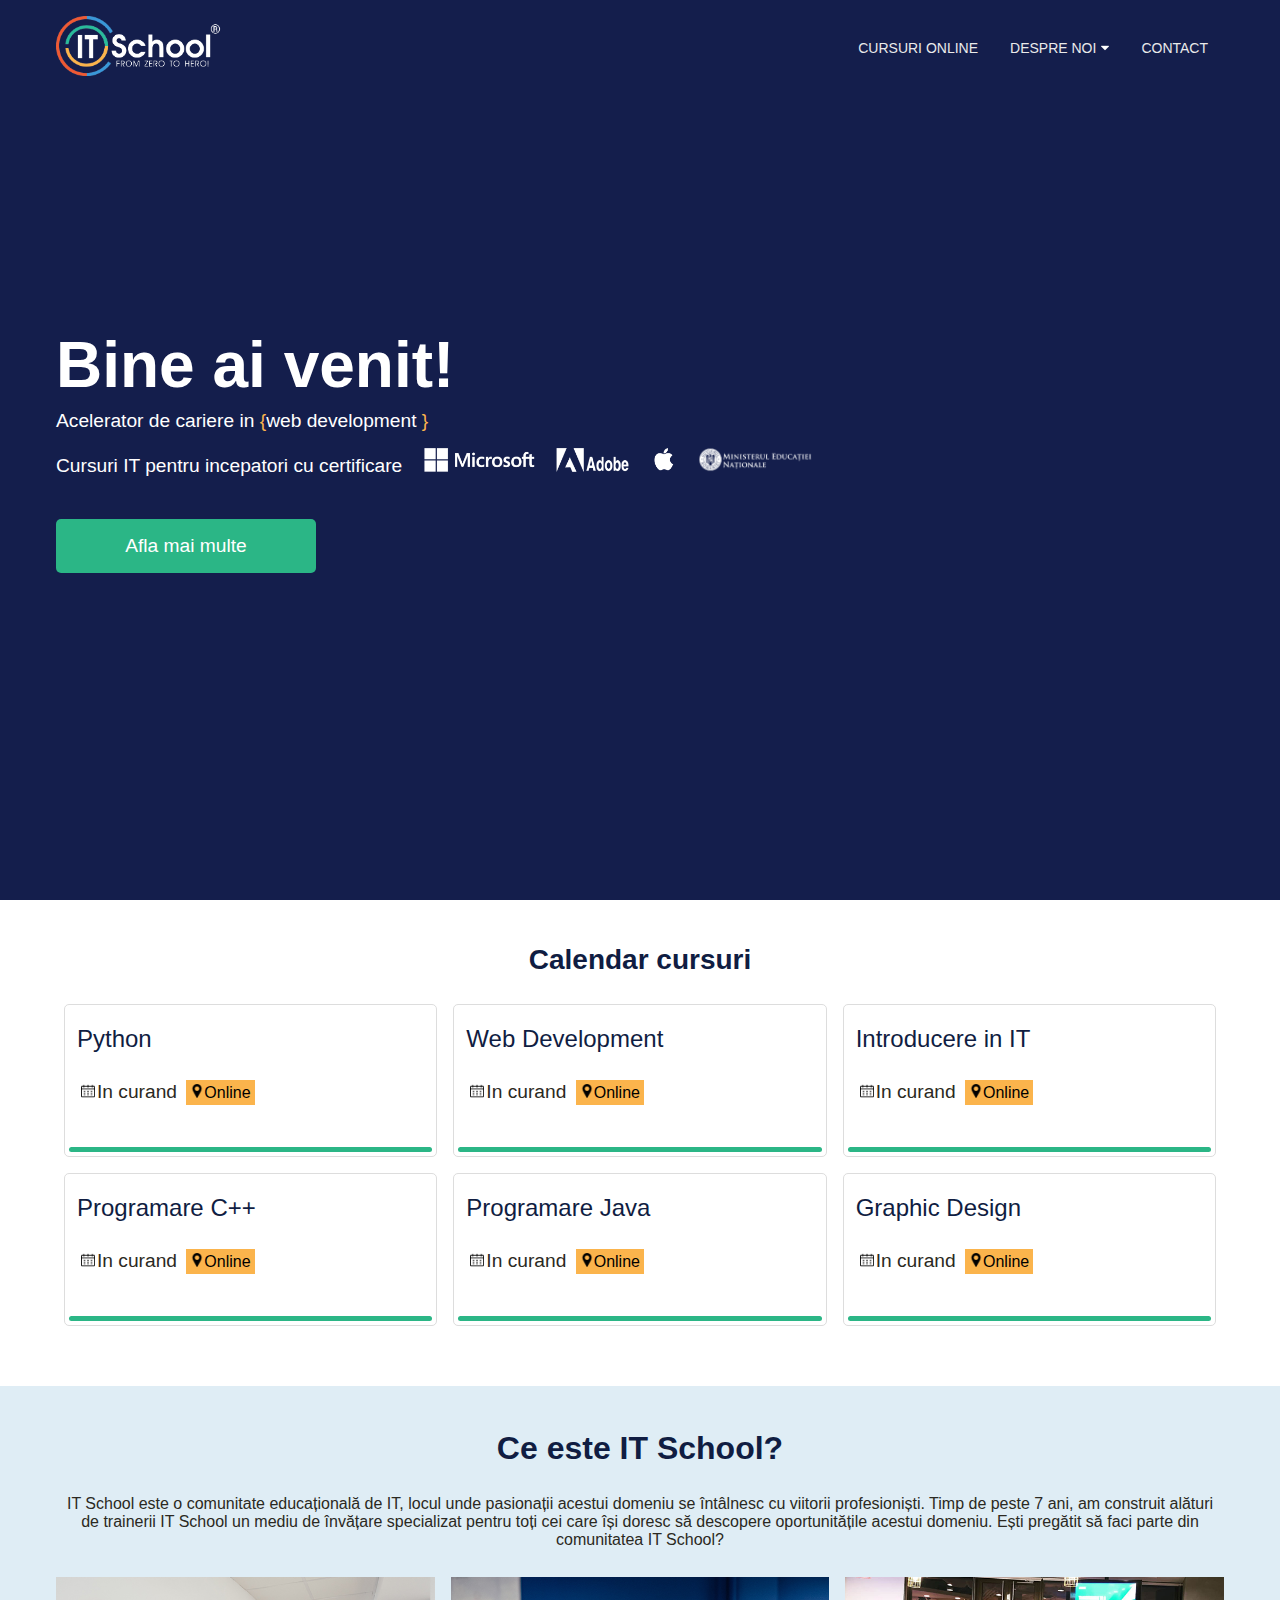
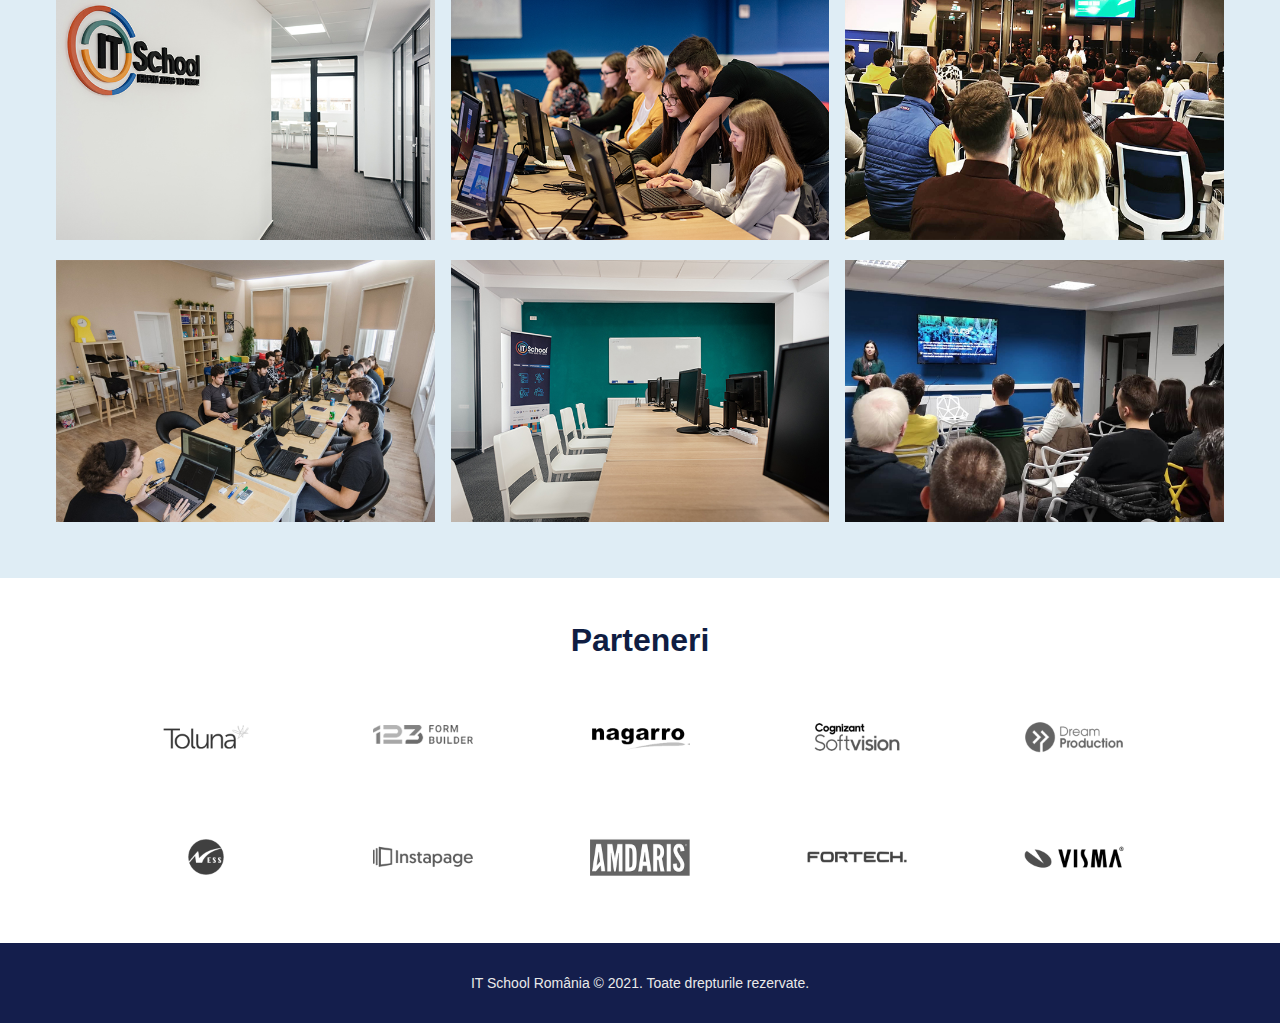
<file: index.html>
<!DOCTYPE html>
<html lang="en">
<head>
    <meta charset="UTF-8">
    <meta http-equiv="X-UA-Compatible" content="IE=edge">
    <meta name="viewport" content="width=device-width, initial-scale=1.0">
    <!--<link href="https://cdn.jsdelivr.net/npm/bootstrap@5.0.2/dist/css/bootstrap.min.css" rel="stylesheet" integrity="sha384-EVSTQN3/azprG1Anm3QDgpJLIm9Nao0Yz1ztcQTwFspd3yD65VohhpuuCOmLASjC" crossorigin="anonymous">-->
    <link rel="preconnect" href="https://fonts.googleapis.com">
    <link rel="preconnect" href="https://fonts.gstatic.com" crossorigin>
    <link href="https://fonts.googleapis.com/css2?family=Poppins:ital,wght@1,100&display=swap" rel="stylesheet">
    <link rel="stylesheet" href="css/main.css">
    <link rel="stylesheet" href="css/home.css">
    <title>IT SCHOOL clona</title>
</head>
<body>
    <nav>
        <div class="container">
            <a class="logoA" href="index.html">
                <img src="img/itschool-logo.png">
            </a>
            <div class="navOp">
                <span class="iconita"><img src="/img/togglerIcon.png"></span>
                <input type="checkbox">
                <ul>
                    <li class="cursOn"><a href="pages/courses.html">CURSURI ONLINE</a></li>
                    <li class="despreNoi">
                        <a href="pages/about.html">DESPRE NOI<span><img src="/img/arrow.png"></span></a>
                        <div class="submeniu">
                            <a href="index.html">IT SCHOOL</a>
                            <a href="pages/contact.html">DESPRE NOI</a>
                        </div>
                    </li>
                    <li class="contact"><a href="pages/contact.html">CONTACT</a></li>
                </ul>
            </div>
        </div>
    </nav>


    <main>
        <section class="welcome">
            <div class="containerWelcome">
                <h1>Bine ai venit!</h1>
                <p>Acelerator de cariere in <span class="paranteze">{</span>web development <span class="paranteze">}</span></p>
                <p class="cursPoze">Cursuri IT pentru incepatori cu certificare
                    <img src="img/microsoft.png">
                    <img src="img/adobe.png">
                    <img src="img/apple.png">
                    <img src="img/minister.png">
                </p>
                <a href="pages/courses.html">Afla mai multe</a>
            </div>
        </section>
        <section class="cursuri">
            <div class="containerCursuri">
                <h2>Calendar cursuri</h2>
                <div class="calendar">

                    <div class="calendarOp">
                        <div class="op">
                            <div class="continut">
                                <h3>Python</h3>
                                <div class="moduri">
                                     <span class="data">
                                         <span><img class="cal" src="/img/calendar.png"></span><span>In curand</span>
                                     </span>
                                     <span class="locatie">
                                        <span><img class="pin" src="/img/pin.png"></span><span>Online</span>
                                    </span>
                                </div>
                            </div>
                        <div class="baraVerde"></div>
                        </div>
                    </div>
    
                    <div class="calendarOp">
                        <div class="op">
                            <div class="continut">
                                <h3>Web Development</h3>
                                <div class="moduri">
                                    <span class="data">
                                        <span><img class="cal" src="/img/calendar.png"></span><span>In curand</span>
                                    </span>
                                    <span class="locatie">
                                        <span><img class="pin" src="/img/pin.png"></span><span>Online</span>
                                    </span>
                                </div>
                            </div>
                            <div class="baraVerde"></div>
                        </div>
                    </div>

                    <div class="calendarOp">
                        <div class="op">
                            <div class="continut">
                                <h3>Introducere in IT</h3>
                                <div class="moduri">
                                    <span class="data">
                                        <span><img class="cal" src="/img/calendar.png"></span><span>In curand</span>
                                    </span>
                                    <span class="locatie">
                                        <span><img class="pin" src="/img/pin.png"></span><span>Online</span>
                                    </span>
                                </div>
                            </div>
                            <div class="baraVerde"></div>
                        </div>
                    </div>

                    <div class="calendarOp">
                        <div class="op">
                            <div class="continut">
                                <h3>Programare C++</h3>
                                <div class="moduri">
                                    <span class="data">
                                        <span><img class="cal" src="/img/calendar.png"></span><span>In curand</span>
                                    </span>
                                    <span class="locatie">
                                        <span><img class="pin" src="/img/pin.png"></span><span>Online</span>
                                    </span>
                                </div>
                            </div>
                            <div class="baraVerde"></div>
                        </div>
                    </div>

                    <div class="calendarOp">
                        <div class="op">
                            <div class="continut">
                                <h3>Programare Java</h3>
                                <div class="moduri">
                                    <span class="data">
                                        <span><img class="cal" src="/img/calendar.png"></span><span>In curand</span>
                                    </span>
                                    <span class="locatie">
                                        <span><img class="pin" src="/img/pin.png"></span><span>Online</span>
                                    </span>
                                </div>
                            </div>
                            <div class="baraVerde"></div>
                        </div>
                    </div>

                    <div class="calendarOp">
                        <div class="op">
                            <div class="continut">
                                <h3>Graphic Design</h3>
                                <div class="moduri">
                                    <span class="data">
                                        <span><img class="cal" src="/img/calendar.png"></span><span>In curand</span>
                                    </span>
                                    <span class="locatie">
                                        <span><img class="pin" src="/img/pin.png"></span><span>Online</span>
                                    </span>
                                </div>
                            </div>
                            <div class="baraVerde"></div>
                        </div>
                    </div> 

                </div>
            </div>
        </section>


        <section class="aboutIT">
            <div class="containerAbout">
                <h2>Ce este IT School?</h2>
                <p>IT School este o comunitate educațională de IT, locul unde pasionații acestui domeniu se întâlnesc cu viitorii profesioniști. Timp de peste 7 ani, am construit alături de trainerii IT School un mediu de învățare specializat pentru toți cei care își doresc să descopere oportunitățile acestui domeniu. Ești pregătit să faci parte din<br> comunitatea IT School? </p>
                <div class="pozeAbout">
                    <div class="poza">
                        <img src="/img/about-us-1.jpeg">
                    </div>
                    <div class="poza">
                        <img src="/img/about-us-2.jpeg">
                    </div>
                    <div class="poza">
                        <img src="/img/about-us-3.jpeg">
                    </div>
                    <div class="poza">
                        <img src="/img/about-us-4.jpeg">
                    </div>
                    <div class="poza">
                        <img src="/img/about-us-5.jpeg">
                    </div>
                    <div class="poza">
                        <img src="/img/about-us-6.jpeg">
                    </div>
                </div>
            </div>
        </section>


        <section class="parteneri">
            <div class="containerParteneri">
                <h2>Parteneri</h2>
                <div class="logoParteneri">
                    <div class="logo">
                        <img src="/img/toluna.png">
                    </div>
                    <div class="logo">
                        <img src="/img/123formbuilder.png">
                    </div>
                    <div class="logo">
                        <img src="/img/nagarro.png">
                    </div>
                    <div class="logo">
                        <img src="/img/cognizant.png">
                    </div>
                    <div class="logo">
                        <img src="/img/dreamproduction.png">
                    </div>
                    <div class="logo">
                        <img src="/img/ness.png">
                    </div>
                    <div class="logo">
                        <img src="/img/instapage.png">
                    </div>
                    <div class="logo">
                        <img src="/img/amdaris.png">
                    </div>
                    <div class="logo">
                        <img src="/img/fortech.png">
                    </div>
                    <div class="logo">
                        <img src="/img/visma.png">
                    </div>
                </div>
            </div>
        </section>
    </main>


    <footer>
        <div class="containerFooter">
            <p>IT School România © 2021. Toate drepturile rezervate.</p>
        </div>
    </footer>
    
        
 <!--<script src="https://cdn.jsdelivr.net/npm/bootstrap@5.0.2/dist/js/bootstrap.bundle.min.js" integrity="sha384-MrcW6ZMFYlzcLA8Nl+NtUVF0sA7MsXsP1UyJoMp4YLEuNSfAP+JcXn/tWtIaxVXM" crossorigin="anonymous"></script>-->
</body>
</html>
</file>
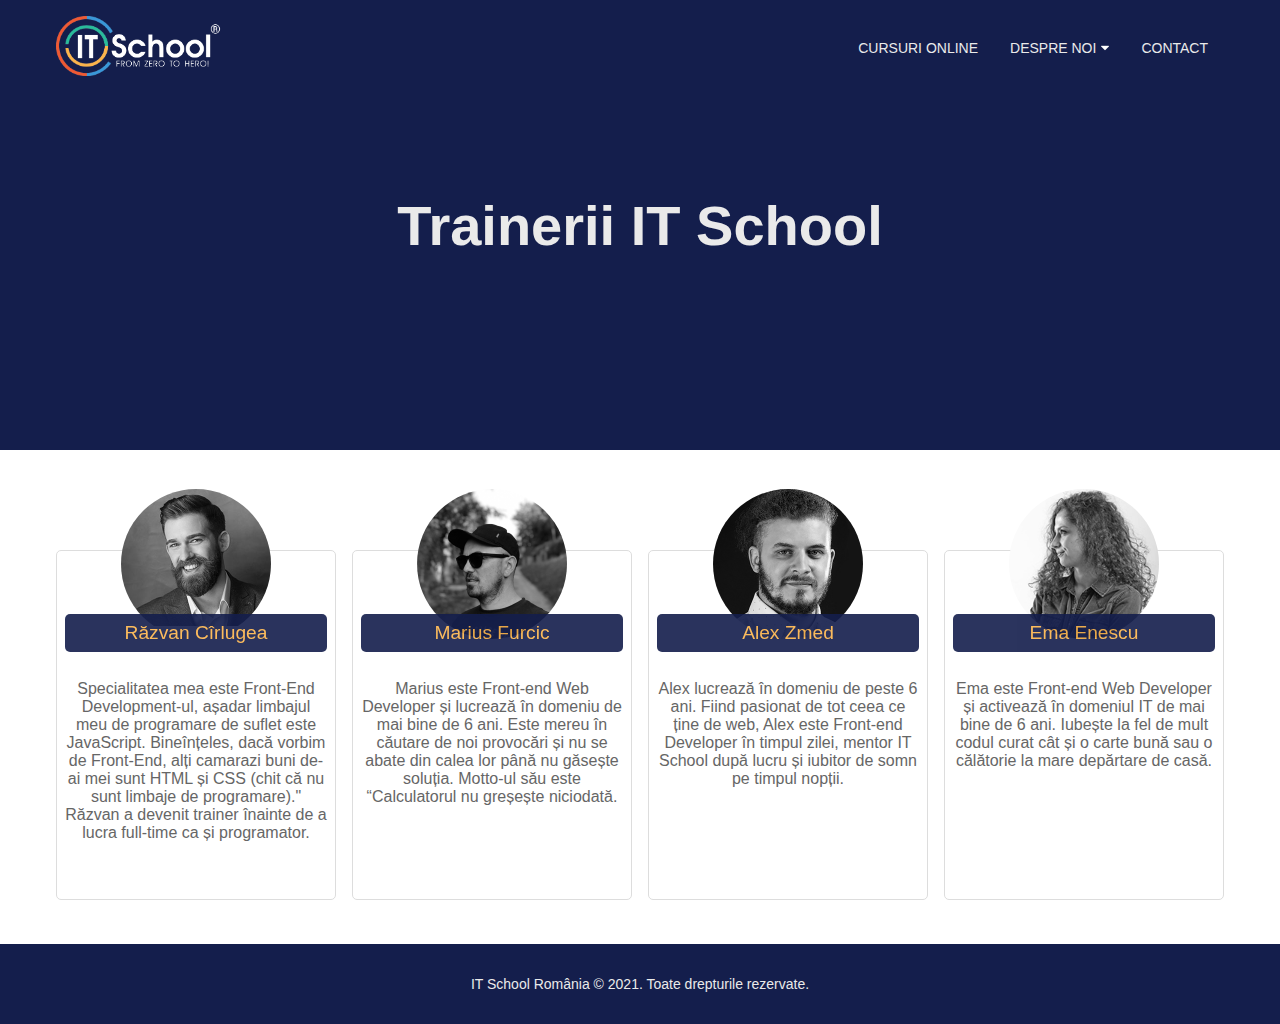
<file: pages/about.html>
<!DOCTYPE html>
<html lang="en">
<head>
    <meta charset="UTF-8">
    <meta http-equiv="X-UA-Compatible" content="IE=edge">
    <meta name="viewport" content="width=device-width, initial-scale=1.0">
    <!--<link href="https://cdn.jsdelivr.net/npm/bootstrap@5.0.2/dist/css/bootstrap.min.css" rel="stylesheet" integrity="sha384-EVSTQN3/azprG1Anm3QDgpJLIm9Nao0Yz1ztcQTwFspd3yD65VohhpuuCOmLASjC" crossorigin="anonymous">-->
    <link rel="preconnect" href="https://fonts.googleapis.com">
    <link rel="preconnect" href="https://fonts.gstatic.com" crossorigin>
    <link href="https://fonts.googleapis.com/css2?family=Poppins:ital,wght@1,100&display=swap" rel="stylesheet">
    <link rel="stylesheet" href="../css/main.css">
    <link rel="stylesheet" href="../css/about.css">
    <title>IT SCHOOL clona</title>
</head>
<body>
    <nav>
        <div class="container">
            <a class="logoA" href="../index.html">
                <img src="/img/itschool-logo.png">
            </a>
            <div class="navOp">
                <span class="iconita"><img src="/img/togglerIcon.png"></span>
                <input type="checkbox">
                <ul>
                    <li class="cursOn"><a href="courses.html">CURSURI ONLINE</a></li>
                    <li class="despreNoi">
                        <a href="#">DESPRE NOI<span><img src="/img/arrow.png"></span></a>
                        <div class="submeniu">
                            <a href="../index.html">IT SCHOOL</a>
                            <a href="#">DESPRE NOI</a>
                        </div>
                    </li>
                    <li class="contact"><a href="contact.html">CONTACT</a></li>
                </ul>
            </div>
        </div>
    </nav>

    <main>
        <section class="welcome">
            <div class="containerWelcome">
                <h1>Trainerii IT School</h1>
            </div>
        </section>


        <section class="trainers">
            <div class="containerTrainers">
                <div class="containerProfesori">
                    <div class="profCo">
                        <div class="prof">
                            <div class="imgCo">
                                <img src="/img/razvan.jpeg" alt="razvan">
                            </div>
                            <h3>Răzvan Cîrlugea</h3>
                            <p>
                                Specialitatea mea este Front-End Development-ul, așadar
                                limbajul meu de programare de suflet este JavaScript.
                                Bineînțeles, dacă vorbim de Front-End, alți camarazi buni
                                de-ai mei sunt HTML și CSS (chit că nu sunt limbaje de
                                programare)." Răzvan a devenit trainer înainte de a lucra
                                full-time ca și programator.
                            </p>
                        </div>
                    </div>
                    <div class="profCo">
                        <div class="prof">
                            <div class="imgCo">
                                <img src="/img/marius.png" alt="marius">
                            </div>
                            <h3>Marius Furcic</h3>
                            <p>
                                Marius este Front-end Web Developer și lucrează în domeniu de
                                mai bine de 6 ani. Este mereu în căutare de noi provocări și
                                nu se abate din calea lor până nu găsește soluția. Motto-ul
                                său este “Calculatorul nu greșește niciodată.
                            </p>
                        </div>
                    </div>
                    <div class="profCo">
                        <div class="prof">
                            <div class="imgCo">
                                <img src="/img/alex.jpeg" alt="alex">
                            </div>
                            <h3>Alex Zmed</h3>
                            <p>
                                Alex lucrează în domeniu de peste 6 ani. Fiind pasionat de tot
                                ceea ce ține de web, Alex este Front-end Developer în timpul
                                zilei, mentor IT School după lucru și iubitor de somn pe
                                timpul nopții.
                            </p>
                        </div>
                    </div>
                    <div class="profCo">
                        <div class="prof">
                            <div class="imgCo">
                                <img src="/img/ema.jpeg" alt="ema">
                            </div>
                            <h3>Ema Enescu</h3>
                            <p>
                                Ema este Front-end Web Developer și activează în domeniul IT
                                de mai bine de 6 ani. Iubește la fel de mult codul curat cât
                                și o carte bună sau o călătorie la mare depărtare de casă.
                              </p>
                        </div>
                    </div>
                </div>
            </div> 
        </section>
    </main>

    <footer>
        <div class="containerFooter">
            <p>IT School România © 2021. Toate drepturile rezervate.</p>
        </div>
    </footer>
 
<!--<script src="https://cdn.jsdelivr.net/npm/bootstrap@5.0.2/dist/js/bootstrap.bundle.min.js" integrity="sha384-MrcW6ZMFYlzcLA8Nl+NtUVF0sA7MsXsP1UyJoMp4YLEuNSfAP+JcXn/tWtIaxVXM" crossorigin="anonymous"></script>-->
</body>
</html>
</file>
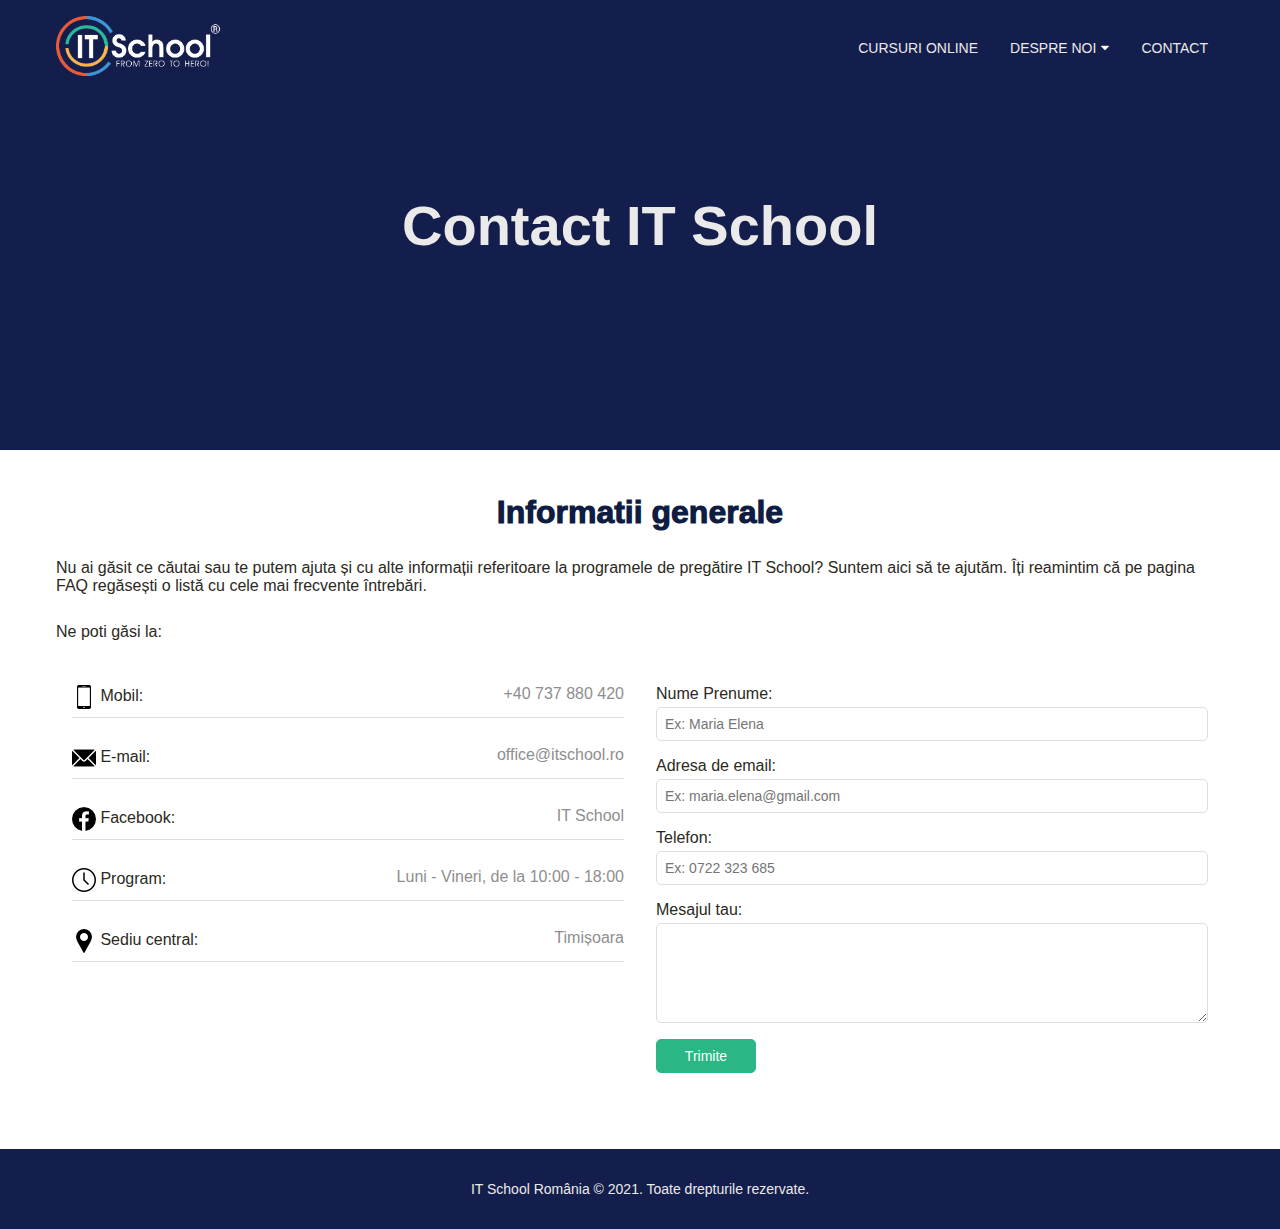
<file: pages/contact.html>
<!DOCTYPE html>
<html lang="en">
<head>
    <meta charset="UTF-8">
    <meta http-equiv="X-UA-Compatible" content="IE=edge">
    <meta name="viewport" content="width=device-width, initial-scale=1.0">
    <!--<link href="https://cdn.jsdelivr.net/npm/bootstrap@5.0.2/dist/css/bootstrap.min.css" rel="stylesheet" integrity="sha384-EVSTQN3/azprG1Anm3QDgpJLIm9Nao0Yz1ztcQTwFspd3yD65VohhpuuCOmLASjC" crossorigin="anonymous">-->
    <link rel="preconnect" href="https://fonts.googleapis.com">
    <link rel="preconnect" href="https://fonts.gstatic.com" crossorigin>
    <link href="https://fonts.googleapis.com/css2?family=Poppins:ital,wght@1,100&display=swap" rel="stylesheet">
    <link rel="stylesheet" href="../css/main.css">
    <link rel="stylesheet" href="../css/contact.css">
    <title>IT SCHOOL clona</title>
</head>
<body>
    <nav>
        <div class="container">
            <a class="logoA" href="../index.html">
                <img src="/img/itschool-logo.png">
            </a>
            <div class="navOp">
                <span class="iconita"><img src="/img/togglerIcon.png"></span>
                <input type="checkbox">
                <ul>
                    <li class="cursOn"><a href="courses.html">CURSURI ONLINE</a></li>
                    <li class="despreNoi">
                        <a href="about.html">DESPRE NOI<span><img src="/img/arrow.png"></span></a>
                        <div class="submeniu">
                            <a href="../index.html">IT SCHOOL</a>
                            <a href="about.html">DESPRE NOI</a>
                        </div>
                    </li>
                    <li class="contact"><a href="#">CONTACT</a></li>
                </ul>
            </div>
        </div>
    </nav>
    
    <main>
        <section class="welcome">
            <div class="containerWelcome">
                <h1>Contact IT School</h1>
            </div>
        </section>

        <section class="Contact">
            <div class="containerContact">
                <h2>Informatii generale</h2>
                <p class="paragM">
                    Nu ai găsit ce căutai sau te putem ajuta și cu alte informații
                    referitoare la programele de pregătire IT School? Suntem aici să te
                    ajutăm. Îți reamintim că pe pagina FAQ regăsești o listă cu cele mai
                    frecvente întrebări.
                </p>
                <p class="paragS">Ne poti găsi la:</p>
                <div class="contactCo">
                    <ul>
                        <li>
                            <p>
                                <span class="iconite"><img src="/img/phone.png" alt="mobil"></span>
                                Mobil:
                            </p>
                            <a href="tel:0040737880420">+40 737 880 420</a>
                        </li>
                        <li>
                            <p>
                                <span class="iconite"><img src="/img/email.png" alt="email"></span>
                                E-mail:
                            </p>
                            <a href="mailto:office@itschool.ro">office@itschool.ro</a>
                        </li>
                        <li>
                            <p>
                                <span class="iconite"><img src="/img/facebook.png" alt="fb"></span>
                                Facebook:
                            </p>
                            <a href="https://www.facebook.com/itschool.ro/">IT School</a>
                        </li>
                        <li>
                            <p>
                                <span class="iconite"><img src="/img/clockM.png" alt="program"></span>
                                Program:
                            </p>
                            <p class="des">Luni - Vineri, de la 10:00 - 18:00</p>
                        </li>
                        <li>
                            <p>
                                <span class="iconite"><img src="/img/pinM.png" alt="sediu"></span>
                                Sediu central:
                            </p>
                            <p class="des">Timișoara</p>
                        </li>
                    </ul>
                    <form  class="contactForm">
                        <label for="name">Nume Prenume:</label>
                        <input type="text" placeholder="Ex: Maria Elena" id="name">
                        <label for="mail">Adresa de email:</label>
                        <input type="email" placeholder="Ex: maria.elena@gmail.com" id="mail">
                        <label for="phone">Telefon:</label>
                        <input type="tel" placeholder="Ex: 0722 323 685" id="phone">
                        <label for="mesaj">Mesajul tau:</label>
                        <textarea id="mesaj"></textarea>
                        <input type="submit" value="Trimite">
                    </form>
                </div>
            </div>
        </section>
    </main>

    <footer>
        <div class="containerFooter">
            <p>IT School România © 2021. Toate drepturile rezervate.</p>
        </div>
    </footer>
 
<!--<script src="https://cdn.jsdelivr.net/npm/bootstrap@5.0.2/dist/js/bootstrap.bundle.min.js" integrity="sha384-MrcW6ZMFYlzcLA8Nl+NtUVF0sA7MsXsP1UyJoMp4YLEuNSfAP+JcXn/tWtIaxVXM" crossorigin="anonymous"></script>-->
</body>
</html>
</file>
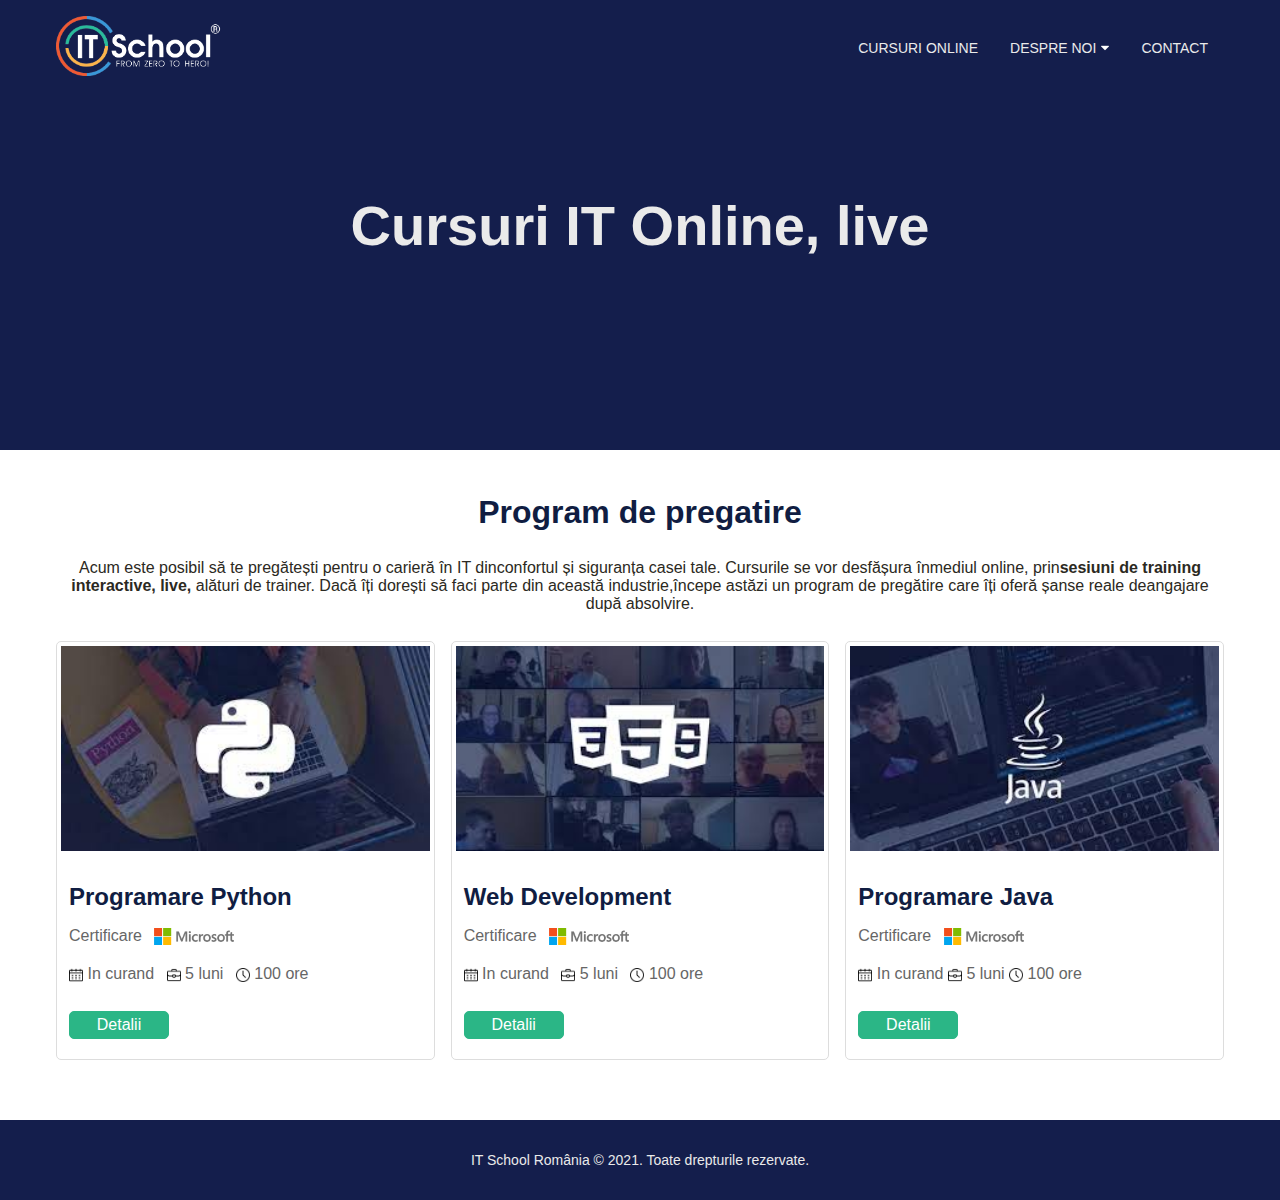
<file: pages/courses.html>
<!DOCTYPE html>
<html lang="en">
<head>
    <meta charset="UTF-8">
    <meta http-equiv="X-UA-Compatible" content="IE=edge">
    <meta name="viewport" content="width=device-width, initial-scale=1.0">
    <!--<link href="https://cdn.jsdelivr.net/npm/bootstrap@5.0.2/dist/css/bootstrap.min.css" rel="stylesheet" integrity="sha384-EVSTQN3/azprG1Anm3QDgpJLIm9Nao0Yz1ztcQTwFspd3yD65VohhpuuCOmLASjC" crossorigin="anonymous">-->
    <link rel="preconnect" href="https://fonts.googleapis.com">
    <link rel="preconnect" href="https://fonts.gstatic.com" crossorigin>
    <link href="https://fonts.googleapis.com/css2?family=Poppins:ital,wght@1,100&display=swap" rel="stylesheet">
    <link rel="stylesheet" href="../css/main.css">
    <link rel="stylesheet" href="../css/courses.css">
    <title>IT SCHOOL clona</title>
</head>
<body>
    <nav>
        <div class="container">
            <a class="logoA" href="../index.html">
                <img src="/img/itschool-logo.png">
            </a>
            <div class="navOp">
                <span class="iconita"><img src="/img/togglerIcon.png"></span>
                <input type="checkbox">
                <ul>
                    <li class="cursOn"><a href="#">CURSURI ONLINE</a></li>
                    <li class="despreNoi">
                        <a href="about.html">DESPRE NOI<span><img src="/img/arrow.png"></span></a>
                        <div class="submeniu">
                            <a href="../index.html">IT SCHOOL</a>
                            <a href="/pages/about.html">DESPRE NOI</a>
                        </div>
                    </li>
                    <li class="contact"><a href="contact.html">CONTACT</a></li>
                </ul>
            </div>
        </div>
    </nav>

    <main>
    <section class="welcome">
        <div class="containerWelcome">
            <h1>Cursuri IT Online, live</h1>
        </div>
    </section>

    <section class="courses">
        <div class="containerCourses">
            <h2>Program de pregatire</h2>
            <p class="mainPar">Acum este posibil să te pregătești pentru o carieră în IT dinconfortul și siguranța casei tale.
                 Cursurile se vor desfășura înmediul online, prin<strong>sesiuni de training interactive, live,</strong> alături de
                trainer. Dacă îți dorești să faci parte din această industrie,începe astăzi un program de pregătire care îți oferă șanse reale deangajare după absolvire.
            </p>
            <div class="containerCurs">
                <div class="cursCo">
                    <div class="curs">
                        <img src="/img/python.jpeg" alt="python">
                        <div class="continut">
                            <h3>Programare Python</h3>
                            <p> Certificare <img src="/img/microsoft-color.png" alt="mic"></p>
                            <div class="locDat">
                                <span class="tip">
                                    <span class="iconite"><img src="/img/calendar.png" alt="calendar"></span>
                                    <span>In curand</span>
                                </span>
                                <span class="tip">
                                    <span class="iconite"><img src="/img/briefcase.png" alt="durata"></span>
                                    <span>5 luni</span>
                                </span>
                                <span class="tip">
                                    <span class="iconite"><img src="/img/clock.png" alt="ceas"></span>
                                    <span>100 ore</span>
                                </span>
                            </div>  
                            <a href="#">Detalii</a>
                        </div>
                    </div>
                </div>
                <div class="cursCo">
                    <div class="curs">
                        <img src="/img/web-dev.jpeg" alt="web">
                        <div class="continut">
                            <h3>Web Development</h3>
                            <p> Certificare <img src="/img/microsoft-color.png" alt="mic"></p>
                            <div class="locDat">
                                <span class="tip">
                                    <span class="iconite"><img src="/img/calendar.png" alt="calendar"></span>
                                    <span>In curand</span>
                                </span>
                                <span class="tip">
                                    <span class="iconite"><img src="/img/briefcase.png" alt="durata"></span>
                                    <span>5 luni</span>
                                </span>
                                <span class="tip">
                                    <span class="iconite"><img src="/img/clock.png" alt="ceas"></span>
                                    <span>100 ore</span>
                                </span>
                            </div>  
                            <a href="#">Detalii</a>
                        </div>
                    </div>
                </div>
                <div class="cursCo">
                    <div class="curs">
                        <img src="/img/Java.jpeg" alt="java">
                        <div class="continut">
                            <h3>Programare Java</h3>
                            <p> Certificare <img src="/img/microsoft-color.png" alt="mic"></p>
                            <div class="locDat">
                                <span class="tip">
                                    <span class="iconite"><img src="/img/calendar.png" alt="calendar"></span>
                                    <span>In curand</span>
                                </span class="tip">
                                <span>
                                    <span class="iconite"><img src="/img/briefcase.png" alt="durata"></span>
                                    <span>5 luni</span>
                                </span class="tip">
                                <span>
                                    <span class="iconite"><img src="/img/clock.png" alt="ceas"></span>
                                    <span>100 ore</span>
                                </span>
                            </div>  
                            <a href="#">Detalii</a>
                        </div>
                    </div>
                </div>
            </div>
        </div>
    </section>
    </main>



    <footer>
        <div class="containerFooter">
            <p>IT School România © 2021. Toate drepturile rezervate.</p>
        </div>
    </footer>

<!--<script src="https://cdn.jsdelivr.net/npm/bootstrap@5.0.2/dist/js/bootstrap.bundle.min.js" integrity="sha384-MrcW6ZMFYlzcLA8Nl+NtUVF0sA7MsXsP1UyJoMp4YLEuNSfAP+JcXn/tWtIaxVXM" crossorigin="anonymous"></script>-->
</body>
</html>
</file>
<file: css/main.css>
:root {
    --text-primary: #101d42;
    --text-secondary: #fbb44c;
    --text-dark: #2b2922;
    --text-light: #eaeaea;
    --text-white: #ffffff;

    --bg-primary: #141e4c;
    --bg-secondary: #dfedf5;
    --bg-dark: #101d42;
    --bg-light: #ffffff;

    --button-color: #2bb686;

    --fs-xl: 1.2rem;
    --fs-large: 1rem;
    --fs-medium: 0.875rem;
    --fs-small: 0.75rem;

    --spacing-xl: 2.625rem;
    --spacing-large: 1.75rem;
    --spacing-medium: 1rem;
    --spacing-small: 0.5rem;
    --spacing-tiny: 0.25rem;

    --mobile-logo-height: 45px;
}

*{
    box-sizing: border-box;
}

body{
    margin: 0px;
    padding: 0px;
    font-family:'Gill Sans', 'Gill Sans MT', Calibri, 'Trebuchet MS', sans-serif;
    display: flex;
    flex-direction: column;
    min-height: 100vh; 
}

div{
    display: block;
}

/* Constructie  navigatie */
nav{
    position: fixed;
    margin-top: 0px;
    width: 100%;
    background-color: var(--bg-primary);
}

/* Constructie container navigatie(flex) */  
nav .container{
    display: flex;
    justify-content: space-between;
    align-items: center;
    max-width: 1200px;
    min-width: 320px;
    margin: auto;
    padding: var(--spacing-medium);
}

/* Logo IT school */
.logoA{
    padding: 0px;
}

nav img{
    width: auto;
    height: 60px;
}

/* Linkuri */
a{
    display: block;
    text-decoration: none;
}

nav a{
    color: var(--text-light);
    font-size: var(--fs-medium);
    padding: var(--spacing-medium); 
}

nav a:hover {
    color: var(--text-secondary);
}

/* Constructie meniu */
nav ul{
    display: flex;
    margin: 0px;
    padding: 0px;
    list-style-type: none;
}

/* Dropdown arrow meniu */
nav span img{
    text-align: center;
    margin-left: 5px;
    margin-bottom: 1px;
    width: 8px;
    height: 8px;
}

/* Constructie submeniu */
.submeniu{
    display: none;
    position: absolute;
    background-color: var(--bg-dark);
    width: 190px;
    padding: var(--spacing-tiny) ;
}

nav .despreNoi:hover .submeniu{
    display: block;
}

/* Input pentru mobile */
nav input[type="checkbox"]{
    display: none;

}

/* Iconita pentru mobile */
nav .iconita{
    display: none;
    width: 24px;
    height: 24px;
}

nav .iconita img{
    width: 24px;
    height: 24px;
}


/* Mainul  will grow relative to the rest of the flexible items inside the same container */
main{
    flex-grow: 1;
    display: block;
}

/* Constructie footer */
footer{
    background-color: var(--bg-primary);
}

.containerFooter{
    max-width: 1200px;
    min-width: 320px;
    margin: auto;
    padding: var(--spacing-medium);
}

.containerFooter p{
    text-align: center;
    padding: var(--spacing-medium) 0px;
    font-size: var(--fs-medium);
    color: var(--text-light);
    margin-top: 0px;
    margin-bottom: 0px;
}

/* Display telefon */

/* Iconita si inputul devin vizibile */
@media (max-width: 768px){
    nav .iconita{
        display: block;
    }
}

@media (max-width: 768px){
    nav input[type="checkbox"]{
        display: block;
        position: absolute;
        top: 25px;
        height: 24px;
        width: 24px;
        opacity: 0;
        margin: 0;
        cursor: pointer;
        }
}

@media (max-width: 768px){
    nav .navOP{
        position: relative;
    }
}

/* Meniul devine invizibil */
@media (max-width: 768px){
    nav ul{
        display: none;
    }
}

/* Dropdown Arrow devine invizibil */
@media (max-width: 768px){
    nav li img{
    display: none;
    }
}

/* Submeniul devine invizibil la hover */
@media (max-width: 768px){
    nav .despreNoi:hover .submeniu {
    display: none;
    }
}

/* Meniul devine vizibil cand inputul este checked */
@media (max-width: 768px){
    input[type="checkbox"]:checked ~ ul {
        display: block;
        width: 100%;
        position: fixed;
        top: calc(var(--mobile-logo-height) + 2 * var(--spacing-medium));
        left: 0;
        background-color: var(--bg-dark);
    }
}


/* Modificare dimensiune logo */
@media (max-width: 768px){
    nav img {
    height: var(--mobile-logo-height);
    }
}
</file>
<file: css/home.css>
/*Sectiunea unu*/

/* Constructie sectiunea welcome(flex) */
.welcome{
    height: 100vh;
    width: 100%;
    display: flex;
    justify-content: flex-start;
    align-items: center;
    background-color: var(--bg-primary);
}

/* Constructie container welcome(flex) */
.containerWelcome{
    display: flex;
    flex-direction: column;
    max-width: 1200px;
    min-width: 320px;
    margin: auto;
    padding: var(--spacing-medium);
    flex-grow: 1;
}

/* Modificari la p si h */
h1, h2, p{
    color: var(--text-white);
    margin: 0px;
    padding: 0px;
}

h1{
    font-size: 4rem;
    margin-bottom: var(--spacing-small);
}

.welcome p{
    font-size: var(--fs-xl);
    margin-bottom: var(--spacing-medium);
}

/* Schimbare culoare paranteze */
.paranteze{
    color: var(--text-secondary);
}

/* Setari pentru pozele certificate */
.welcome img{
    height: 24px;
    width: auto;
    margin-left: var(--spacing-medium);
}


.welcome .cursPoze{
    margin-bottom: var(--spacing-xl);
}

/* Constructie 'buton' afla mai multe */
.welcome a{
    color: var(--text-white);
    background-color: var(--button-color);
    font-size: var(--fs-xl);
    padding: var(--spacing-medium);
    border-radius: 5px;
    text-align: center;
    width: 260px;
}

    /*Sectiunea doi*/

/* Constructie sectiune Cursuri */  
.containerCursuri{
    max-width: 1200px;
    min-width: 320px;
    margin: auto;
    padding: var(--spacing-medium);
}

/* Modificari  h */
h2{
    text-align: center;
    margin: var(--spacing-large);
    color: var(--text-primary);
    font-size: 1.75rem;
}

/* Constructie container cu cele sase cursuri(flex) */
.cursuri .calendar{
    display: flex;
    flex-wrap: wrap;
    margin-bottom: var(--spacing-large);
}

/* Constructie divuri  prin impartirea in trei*/
.calendarOp{
    width: calc(100% / 3);
    padding-left: var(--spacing-small);
    padding-right: var(--spacing-small);
}

/* Constructie div ce ocupa tot spatiul alocat anterior */
.op{
    width: 100%;
    border: 1px solid #ddd;
    border-radius: 5px;
    padding: var(--spacing-tiny);
    margin-bottom: var(--spacing-medium);
}

/* Constructie bara verde */
.baraVerde{
    height: 5px;
    background-color: var(--button-color);
    border-radius: 10px;
}

/* Modificari continut */
.continut{
    padding: var(--spacing-medium) var(--spacing-small);
}

h3{
    margin: 0px;
    padding: 0px;
    font-size: 1.5rem;
    color: var(--text-primary);
    margin-bottom: var(--spacing-large);
    font-weight: 400;
}

/* Modificari pentru perioada si loc */
.moduri{
    margin-bottom: var(--spacing-large);
}

.data, .loc{
    padding: var(--spacing-tiny);
    font-size: var(--fs-xl);
    color: var(--text-dark);
}

/* Setari pentru iconitele de parioada si loc */
.cal, .pin{
    width: 14px;
    height: 14px;
}

/* Selectarea primul span din clasa data  */
.data span:nth-of-type(1){
    margin-right: 2px;
}

/* Modificari pentru spanul de locatie */
.locatie{
    padding: var(--spacing-tiny);
    background-color: var(--text-secondary);
}

    /* Sectiune 3 */

/* Setarea culorii pentru a treia sectiune */    
.aboutIT{
    background-color: var(--bg-secondary);
}

/* Constructie sectiune About */
.containerAbout{
    max-width: 1200px;
    min-width: 320px;
    margin: auto;
    padding: var(--spacing-medium) var(--spacing-small);
}

/* Modificari pentru h si p din about */
.containerAbout h2{
    text-align: center;
    color: var(--text-primary);
    margin: var(--spacing-large);
    font-size: 2rem;
}

.containerAbout p{
    text-align: center;
    color: var(--text-dark);
    margin: var(--spacing-large) var(--spacing-small);
    margin-top: 0px;
    font-size: var(--fs-large);
}

/* Constructie container pentru poze(flex) */
.pozeAbout{
    display: flex;
    flex-wrap: wrap;
    margin-bottom: var(--fs-xl);
}

/* Constructie div cu poze */
.poza{
    width: calc(100% / 3) ;
    padding-right: var(--spacing-small);
    padding-left: var(--spacing-small);
    margin-bottom: var(--spacing-medium);
}

/* Modificari pentru imaginile din container */
.pozeAbout img{
    width: 100%;
    height: auto;
}

    /* Sectiunea 4 */

/* Constructie sectiune Parteneri */
.containerParteneri{
    max-width: 1200px;
    min-width: 320px;
    margin: auto;
    padding: var(--spacing-medium) var(--spacing-medium);
}

/* Modificari pentru h */
.containerParteneri h2{
    text-align: center;
    color: var(--text-primary);
    margin: var(--spacing-large);
    font-size: 2rem;
}

/* Constructie container Parteneri(flex) */
.logoParteneri{
    display: flex;
    flex-wrap: wrap;
    justify-content: space-around;
    margin-left: var(--spacing-xl) ;
    margin-right: var(--spacing-xl);
}

/* Constructie div  pentru poze*/
.logo{
    width: 100px;
    margin: 0px var(--spacing-xl)  var(--spacing-medium) var(--spacing-xl) ;  
}

/* Modificari imagini */
.logoParteneri img{
    width: 100%;
    height: auto;
    filter: grayscale(100%);
}

.logoParteneri img:hover{
    filter: grayscale(0%);
}

    /* Display mobile */

/* Fiecare curs de la Cursuri va ocupa doar 50%  din spatiul disponibil */
@media (max-width: 992px) {
    .cursuri .calendarOp {
        width: 50%;
    }
}

/* Fiecare poza de la About va ocupa doar 50%  din spatiul disponibil */
@media (max-width: 992px) {
    .aboutIT .poza {
        width: 50%;
    }
}

/* Imaginile din welcome devin blocks si 'butonul' afla mai multe dispare */    
@media (max-width: 768px) {
    .welcome img {
        display: block;
        margin-top: var(--spacing-medium);
        margin-left: var(--spacing-small);
    }

    .welcome a {
        display: none;
    }
}

/* Fiecare curs de la Cursuri va ocupa 100%  din spatiul disponibil */
@media (max-width: 768px) {
    .cursuri .calendarOp {
        width: 100%;
    }
}

/* Fiecare poza de la About va ocupa doar 50%  din spatiul disponibil */
@media (max-width: 768px) {
    .aboutIT .poza {
        width: 100%;
    }
}

/* Se modifica marginilie containerului Parteneri */
@media (max-width: 768px) {
    .parteneri .logoParteneri {
        margin: 0 var(--spacing-small);
    }
}

/* Se modifica marginile divurilor cu pozele partenerilor */
@media (max-width: 576px) {
    .parteneri .logo {
        margin-right: var(--spacing-medium);
        margin-left: var(--spacing-medium);
    }
}
</file>
<file: css/about.css>
/* Sectiunea 1 */

/* Constructie sectiune Welcome(flex) */   
.welcome{
    height: 50vh;
    width: 100%;
    background-color: var(--bg-primary);
    display: flex;
    justify-content: center;
    align-items: center;
}

/* Constructie container Welcome */  
.containerWelcome{
    max-width: 1200px;
    min-width: 320px;
    margin: auto;
    padding: var(--spacing-medium);
}

/* Modificari h */  
.welcome h1{
    font-weight: 900;
    font-size: 3.5rem;
    color: var(--text-light);
    text-align: center;
    margin: 0px;
    padding: 0px;
}

    /* Sectiunea 2 */

/* Constructie sectiune Courses */      
.trainers{
    height: auto;
    width: 100%;
    background-color: var(--bg-light);
}   

/* Constructie div Trainers */  
.containerTrainers{
    max-width: 1200px;
    min-width: 320px;
    margin: auto;
    padding: var(--spacing-medium) var(--spacing-small);
}

/* Constructie container Profesori(flex) */  
.containerProfesori{
    display: flex;
    flex-wrap: wrap;
    padding-bottom: var(--spacing-large);
}

/* Constructie div pentru cei patru traineri */  
.profCo{
    width: calc(100%/4);
    padding: 0px var(--spacing-small);
}

/* Constructie div ce ocupa tot spatiul alocat anterior */
.prof{
    width: 100%;
    padding: var(--spacing-small);
    border: 1px solid #ddd;
    border-radius: 5px;
    margin-top: 84px;
    min-height: 350px;
    display: flex;
    flex-direction: column;
    align-items: center;
}

/* Constructie div pentru imagine rotunda si in afara containerului */
.imgCo{
    width: 150px;
    height: 150px;
    border-radius: 50%;
    margin-top: -70px;
    overflow: hidden;
}

/* Constructie div pentru imagine ce ocupa tot spatiul alocat anterior */
.imgCo img{
    width: 100%;
    height: auto;
    filter: grayscale(100%);
}

/* Modificare continut  h3, p */
.prof h3{
    width: 100%;
    height: auto;
    text-align: center;
    font-size: var(--fs-xl);
    font-weight: 400;
    border-radius: 5px;
    padding: var(--spacing-small) 0px;
    margin: 0px;
    margin-bottom: var(--spacing-large);
    margin-top: -25px;
    background-color: var(--bg-primary);
    opacity: 0.9;
    color: var(--text-secondary);
    z-index: 1;
}

.prof p{
    text-align: center;
    color: #666;
    font-size: 16px;
    margin: 0px;
}

    /* Display mobile */

/* Fiecare container trainer va ocupa o treime din spatiul disponibil */
@media (max-width: 992px){
    .trainers .profCo  {
        width: calc(100% / 3);
    }
}

/* h1 se va modifica intr-un scris mai mic */
@media (max-width: 768px){
    .welcome h1 {
        font-size: 2rem;
    }
}

/* Fiecare container trainer va ocupa 50%  din spatiul disponibil */
@media (max-width: 768px){
    .trainers .profCo {
        width: 50%;
    }
}

/* Fiecare container trainer va avea o intaltime minima*/
@media (max-width: 768px){
    .trainers .prof {
        min-height: 310px;
    }
}

/* Fiecare curs va ocupa 100%  din spatiul disponibil */
@media (max-width: 576px){
    .trainers .profCo {
        width: 100%;
    }
}

/* Fiecare container trainer va avea o intaltime de 0px*/
@media (max-width: 576px){
    .trainers .prof {
        min-height: 0px;
    }
}
</file>
<file: css/contact.css>
/* Sectiunea 1 */

/* Constructie sectiune Welcome(flex) */   
.welcome{
    height: 50vh;
    width: 100%;
    background-color: var(--bg-primary);
    display: flex;
    justify-content: center;
    align-items: center;
}

/* Constructie container Welcome */  
.containerWelcome{
    max-width: 1200px;
    min-width: 320px;
    margin: auto;
    padding: var(--spacing-medium);
}

/* Modificari h */  
.welcome h1{
    font-weight: 900;
    font-size: 3.5rem;
    color: var(--text-light);
    text-align: center;
    margin: 0px;
    padding: 0px;
}

    /* Sectiunea 2 */

/* Constructie sectiune Contact */      
.Contact{
    height: auto;
    width: 100%;
    background-color: var(--bg-light);
}   

/* Constructie div Trainers */
.containerContact{
     max-width: 1200px;
     min-width: 320px;
     margin: auto;
     padding: var(--spacing-medium);
}

/* Modificari aspura h2, p */  
.Contact h2{
    font-weight: 1000;
    text-align: center;
    font-size: 2rem;
    color: var(--text-primary);
    padding-top: var(--spacing-large);
    margin-bottom: var(--spacing-large);
}

.paragM, .paragS{
    margin-bottom: var(--spacing-large);
    color: var(--text-dark);
    font-size: var(--fs-large);
}

.Contact h2, .paragM, .paragS{
    margin-top: 0px;
}

/* Constructie container(flex) */  
.contactCo{
    display: flex;
    margin-bottom: var(--spacing-large);
}

/* Constructie container ul(flex) ce ocupa 50% */  
.contactCo ul{
    width: 50%;
    display: flex;
    flex-direction: column;
    padding: var(--spacing-medium);
}

ul{
    padding: 0px;
    margin: 0px;
    list-style-type: none;
}

/* Constructie container li(flex) */  
.contactCo li{
    display: flex;
    justify-content: space-between;
    padding-bottom: var(--spacing-small);
    margin-bottom: var(--spacing-large);
    border-bottom: 1px solid #ddd;
}

/* Modificari asupra p, a, img */  
.contactCo li p{
    color: var(--text-dark);
    font-size: var(--fs-large);
    margin: 0px;
}

.contactCo a, .contactCo .des{
    color: #8e8e8e;
    text-decoration: none;
}

.contactCo a:hover, .contactCo .des:hover{
    color: var(--text-dark);
}

.contactCo img{
    width: 24px;
    height: 24px;
    vertical-align: middle;
}

/* Constructie container form(flex) ce ocupa 50% */  
.contactCo form{
    width: 50%;
    display: flex;
    flex-direction: column;
    padding: var(--spacing-medium);
}

/* Modificari asupra label, input */  
form label{
    color: var(--text-dark);
    font-size: var(--fs-large);
    margin-bottom: var(--spacing-tiny);
}

.contactCo input, .contactCo textarea {
    padding: var(--spacing-small);
    border: 1px solid #ddd;
    border-radius: 5px;
    margin-bottom: var(--spacing-medium);
    font-size: var(--fs-medium);
}

.contactCo textarea {
    height: 100px;
}

.contactCo input[type="submit"]{
    font-size: var(--fs-medium);
    text-align: center;
    color: var(--text-white);
    background-color: var(--button-color);
    border: 1px solid var(--button-color);
    border-radius: 5px;
    padding: var(--spacing-small);
    width: 100px;
}

    /* Display mobile */

/* h1 se va modifica intr-un scris mai mic */ 
@media (max-width: 768px){
    .welcome h1 {
        font-size: 2rem;
    }
}    

/* Containerul contacCo va afisa pe o singura coloana */
@media (max-width: 768px){
    .contactCo {
        flex-direction: column;
    }
}

/* ul si cu form vor ocupa 100% din spatiul disponibil */
@media (max-width: 768px){
    .contactCo ul, .contactCo form {
        width: 100%;
        padding: 0;
    }
}

/* Fiecare li va avea o margine mai mica*/
@media (max-width: 768px){
    .contactCo li {
        margin-bottom: var(--spacing-medium);
    }
}
</file>
<file: css/courses.css>
/* Sectiunea 1 */

/* Constructie sectiune Welcome(flex) */   
.welcome{
    height: 50vh;
    width: 100%;
    background-color: var(--bg-primary);
    display: flex;
    justify-content: center;
    align-items: center;
}

/* Constructie container Welcome */  
.containerWelcome{
    max-width: 1200px;
    min-width: 320px;
    margin: auto;
    padding: var(--spacing-medium);
}

/* Modificari h */  
.welcome h1{
    font-size: 3.5rem;
    color: var(--text-light);
    text-align: center;
    margin: 0px;
    padding: 0px;
}

    /* Sectiunea 2 */  

/* Constructie sectiune Courses */      
.courses{
    height: auto;
    width: 100%;
    background-color: var(--bg-light);
}   

/* Constructie div Courses */  
.containerCourses{
    max-width: 1200px;
    min-width: 320px;
    margin: auto;
    padding: var(--spacing-medium) var(--spacing-small) ;  
}

/* Modificare h2 si p */ 
.courses h2{
    color: var(--text-primary);
    text-align: center;
    padding-top: var(--spacing-large);
    margin-bottom: var(--spacing-large);
    font-size: 2rem;
    margin-top: 0px;
}

.mainPar{
    margin: 0px var(--spacing-small) var(--spacing-large) var(--spacing-small);
    color: var(--text-dark);
    text-align: center;
    font-size: var(--fs-large);
}

/* Constructie container cu cele trei tipuri de cursuri(flex) */  
.containerCurs{
    display: flex;
    flex-wrap: wrap;
    margin-bottom: var(--spacing-large);
}

/* Constructie divuri  prin impartirea in trei*/
.cursCo{
    padding: 0px var(--spacing-small);
    width: calc(100%/3);
    height: auto;
}

/* Constructie div ce ocupa tot spatiul alocat anterior */
.curs{
    width: 100%;
    height: auto;
    padding: var(--spacing-tiny);
    margin-bottom: var(--spacing-medium);
    border: 1px solid #ddd;
    border-radius: 5px;
}

/* Modificare continut img, h3, p */
.curs img{
    width: 100%;
    height: auto;
    margin-bottom: var(--spacing-large);
}

.continut{
    padding: 0px var(--spacing-small);
}

.curs h3{
    color: var(--text-primary);
    margin-top: 0px;
    margin-bottom: var(--spacing-medium);
    font-size: 1.5rem;
}

.curs p{
    margin-top: 0px;
    margin-bottom: 1.25rem;
    font-size: var(--fs-large);
    color: #666;
}

.curs p img{
    width: 80px;
    height: auto;
    margin-left: var(--spacing-small);
    margin-bottom: 0px;
    vertical-align: middle;
}

/* Modificari pentru detalii */
.locDat{
    font-size: var(--fs-large);
    color: #666;
    margin-bottom: var(--spacing-large);
}

.locDat img{
    width: 14px;
    height: 14px;
    margin-bottom: 0px;
    vertical-align: middle;
}

/* Selectarea tuturor spanurilor cu clasa tip mai putin primul */
.locDat .tip:not(:nth-child(1)){
    margin-left: var(--spacing-small);
}


/* Construire 'buton' detalii */
.curs a{
    font-size: var(--fs-large);
    text-align: center;
    color: var(--text-white);
    background-color: var(--button-color);
    border: 1px solid var(--button-color);
    border-radius: 5px;
    padding: var(--spacing-tiny);
    width: 100px;
    margin-bottom: var(--spacing-medium);
}

/* Display mobile */

/* Fiecare curs va ocupa 50%  din spatiul disponibil */
@media (max-width: 992px){
    .courses .cursCo {
        width: 50%;
    }
}

/* Fiecare curs va ocupa 100%  din spatiul disponibil */
@media (max-width: 768px){
    .courses .cursCo {
        width: 100%;
    }
}

/* h1 se va modifica intr-un scris mai mic */
@media (max-width: 768px){
    .welcome h1 {
        font-size: 2rem;
    }
}
</file>
